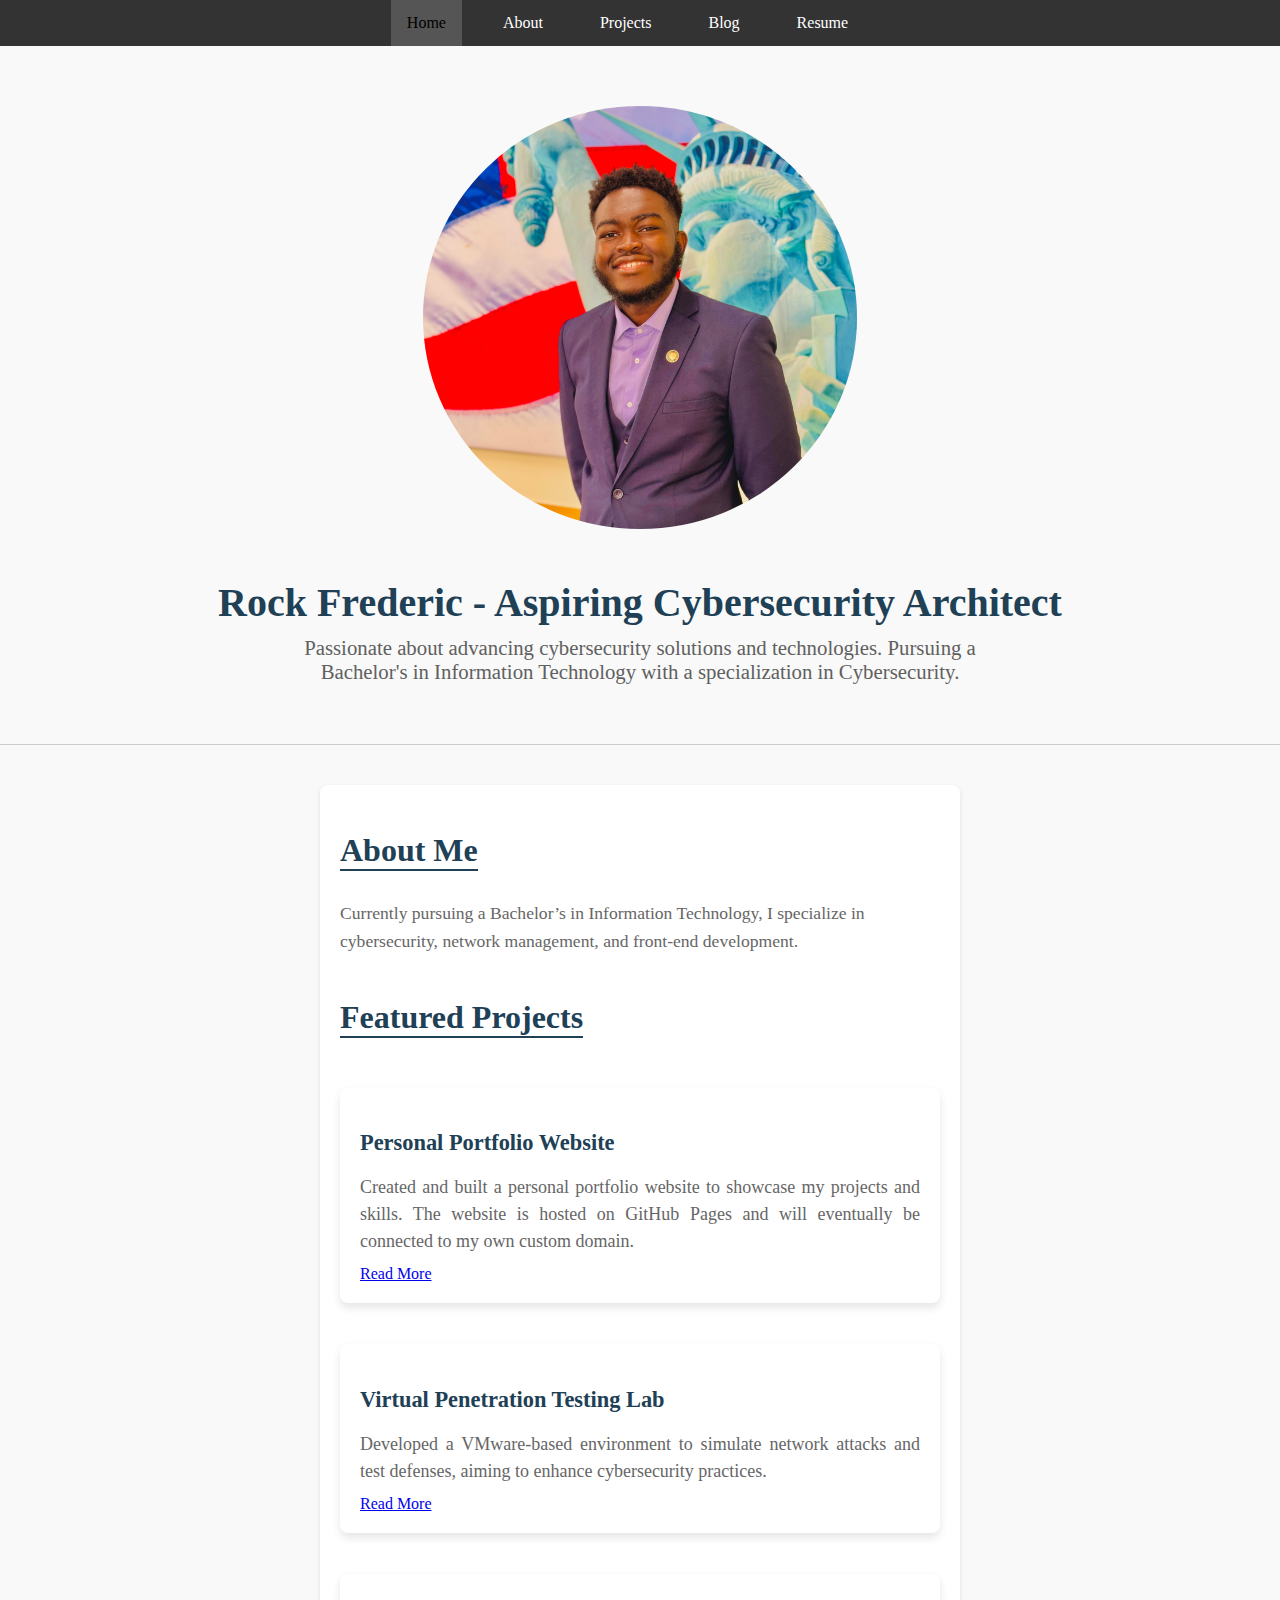
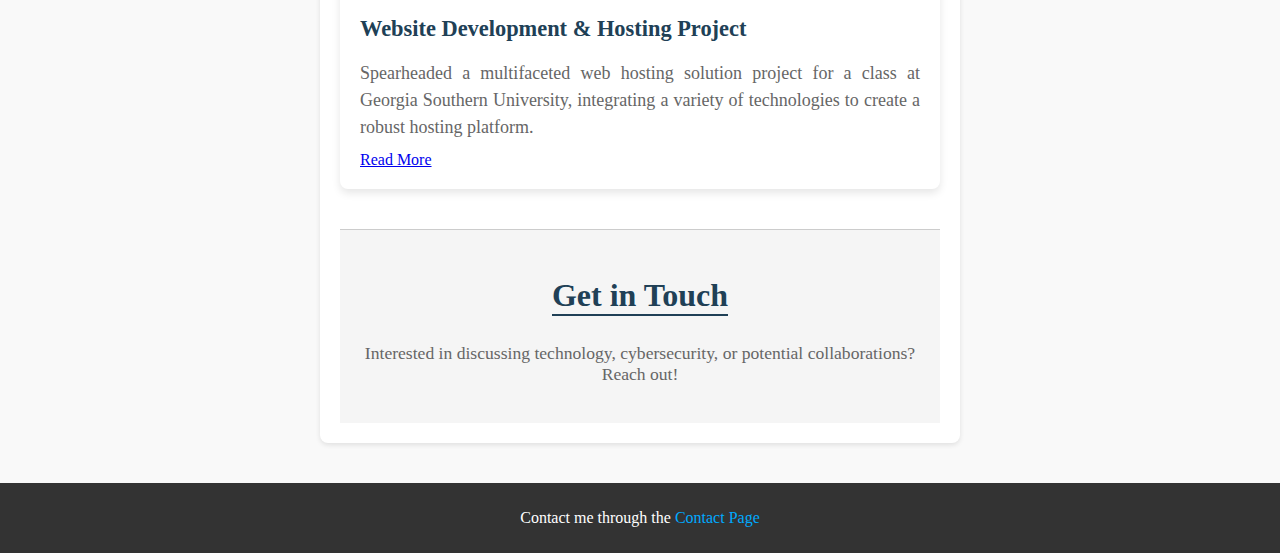
<file: index.html>
<!DOCTYPE html>
<html lang="en">

<head>
  <meta charset="UTF-8" />
  <meta name="viewport" content="width=device-width, initial-scale=1.0" />
  <link rel="stylesheet" href="css/styles.css" />
  <title>Rock Frederic - Portfolio</title>
</head>

<body>
  <header>
    <nav>
      <ul>
          <li><a href="index.html" class="active">Home</a></li>
          <li><a href="about.html">About</a></li>
          <li><a href="projects.html">Projects</a></li>
          <li><a href="blog.html">Blog</a></li>
          <li><a href="resume.html">Resume</a></li>
      </ul>
  </nav>
  </header>

 
    <section class="hero">
      <img src="images/Profile.jpg" alt="Rock Frederic" class="profile-pic" />
      <h1>Rock Frederic - Aspiring Cybersecurity Architect</h1>
      <p>Passionate about advancing cybersecurity solutions and technologies. Pursuing a Bachelor's in Information
        Technology with a specialization in Cybersecurity.</p>
    </section>

    <div class="container">
      <section id="about">
        <h2>About Me</h2>
        <p>Currently pursuing a Bachelor’s in Information Technology, I specialize in cybersecurity, network management,
          and front-end development.</p>
      </section>

      <section id="projects">
        <h2>Featured Projects</h2>

        <div class="project">
          <h3>Personal Portfolio Website</h3>
          <p>Created and built a personal portfolio website to showcase my projects and skills. The website is hosted on GitHub Pages and will eventually be connected to my own custom domain.</p>
          <a href="projects.html">Read More</a>
        </div>

        <div class="project">
          <h3>Virtual Penetration Testing Lab</h3>
          <p>Developed a VMware-based environment to simulate network attacks and test defenses, aiming to enhance cybersecurity practices.</p>
          <a href="projects.html">Read More</a>
        </div>

        <div class="project">
          <h3>Website Development & Hosting Project</h3>
          <p>Spearheaded a multifaceted web hosting solution project for a class at Georgia Southern University, integrating a variety of technologies to create a robust hosting platform.</p>
          <a href="projects.html">Read More</a>
        </div>
      </section>

      <section id="contact">
        <h2>Get in Touch</h2>
        <p>Interested in discussing technology, cybersecurity, or potential collaborations? Reach out!</p>
      </section>
    </div>


  <footer>
    <p>Contact me through the <a href="contact.html">Contact Page</a></p>
  </footer>
</body>

</html>
</file>
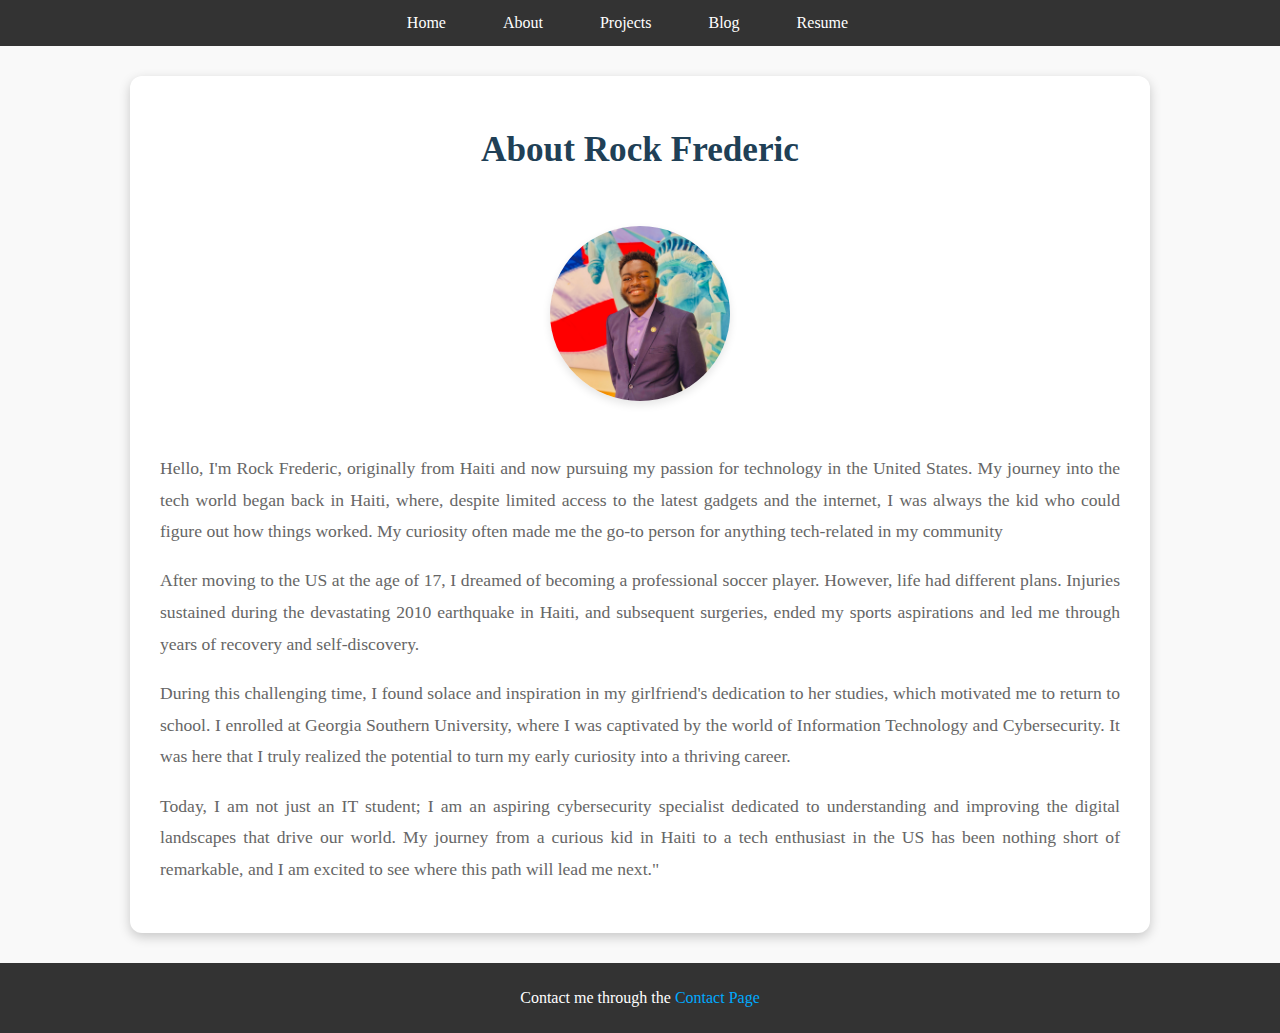
<file: about.html>
<!DOCTYPE html>
<html lang="en">

<head>
    <meta charset="UTF-8" />
    <meta name="viewport" content="width=device-width, initial-scale=1.0" />
    <link rel="stylesheet" href="css/styles.css">
    <title>About Rock Frederic</title>
</head>

<body>
    <header>
        <nav>
            <ul>
                <li><a href="index.html">Home</a></li>
                <li><a href="about.html">About</a></li>
                <li><a href="projects.html">Projects</a></li>
                <li><a href="blog.html">Blog</a></li>
                <li><a href="resume.html">Resume</a></li>
            </ul>
        </nav>
        <div class="content.wrap">
    </header>
<main>
    <section class="about-me">
        <h1>About Rock Frederic</h1>
        <img src="images/Profile.jpg" alt="Rock Frederic" class="profile-img" />
        <p>
            Hello, I'm Rock Frederic, originally from Haiti and now pursuing my
            passion for technology in the United States. My journey into the tech
            world began back in Haiti, where, despite limited access to the latest
            gadgets and the internet, I was always the kid who could figure out how
            things worked. My curiosity often made me the go-to person for anything
            tech-related in my community
        </p>
        <p>
            After moving to the US at the age of 17, I dreamed of becoming a
            professional soccer player. However, life had different plans. Injuries
            sustained during the devastating 2010 earthquake in Haiti, and
            subsequent surgeries, ended my sports aspirations and led me through
            years of recovery and self-discovery.
        </p>
        <p>
            During this challenging time, I found solace and inspiration in my
            girlfriend's dedication to her studies, which motivated me to return to
            school. I enrolled at Georgia Southern University, where I was
            captivated by the world of Information Technology and Cybersecurity. It
            was here that I truly realized the potential to turn my early curiosity
            into a thriving career.
        </p>
        <p>
            Today, I am not just an IT student; I am an aspiring cybersecurity
            specialist dedicated to understanding and improving the digital
            landscapes that drive our world. My journey from a curious kid in Haiti
            to a tech enthusiast in the US has been nothing short of remarkable, and
            I am excited to see where this path will lead me next."
        </p>
    </section>
    </div>
</main>
    <footer>
        <p>Contact me through the <a href="contact.html">Contact Page</a></p>
    </footer>
</body>

</html>
</file>
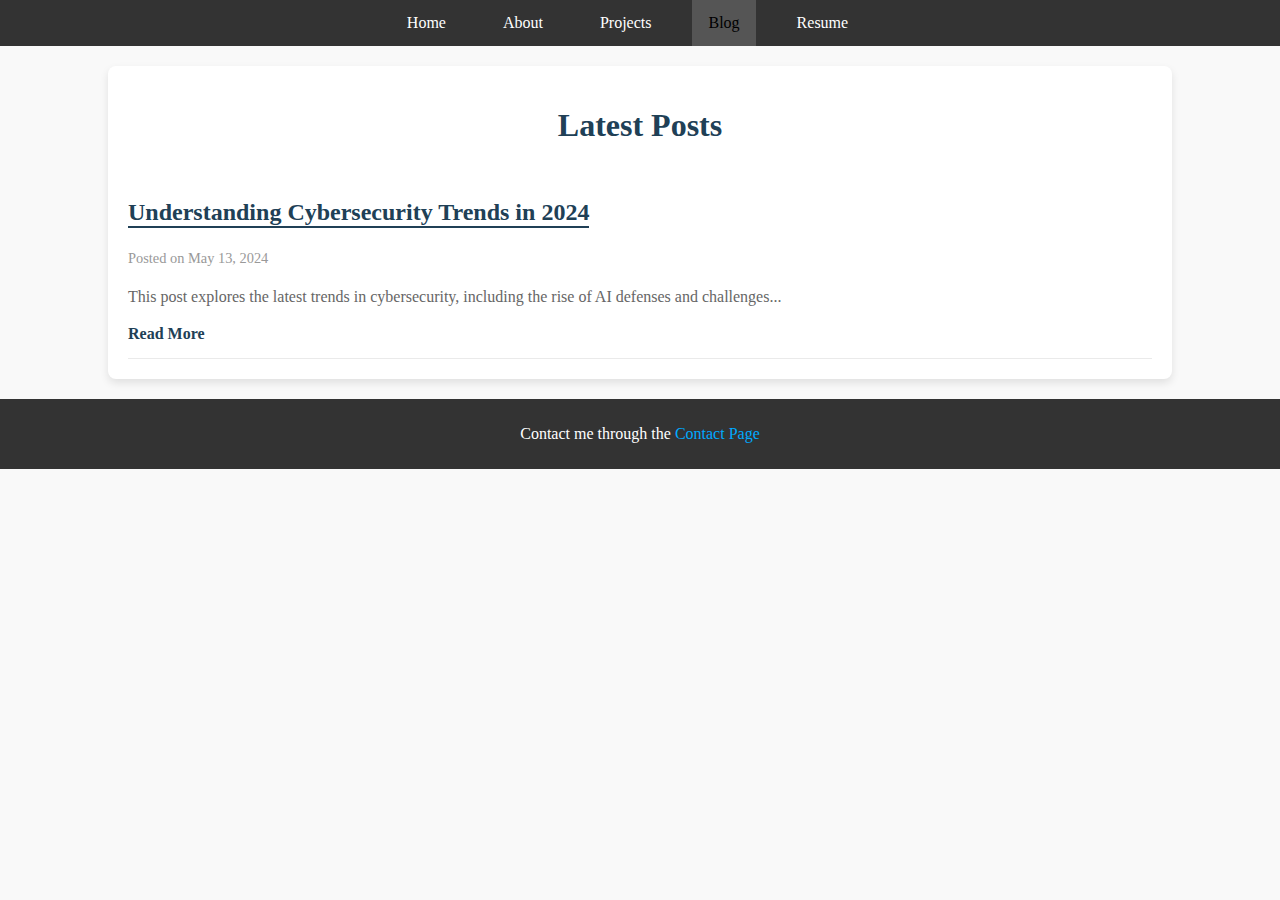
<file: blog.html>
<!DOCTYPE html>
<html lang="en">

<head>
    <meta charset="UTF-8">
    <meta name="viewport" content="width=device-width, initial-scale=1.0">
    <link rel="stylesheet" href="css/styles.css">
    <title>Blog - Rock Frederic</title>
</head>

<body>
    <header>
        <nav>
            <ul>
                <li><a href="index.html">Home</a></li>
                <li><a href="about.html">About</a></li>
                <li><a href="projects.html">Projects</a></li>
                <li><a href="blog.html" class="active">Blog</a></li>
                <li><a href="resume.html">Resume</a></li>
            </ul>
        </nav>
    </header>

    <main>
        <section class="blog">
            <h1>Latest Posts</h1>
            <!-- Blog Post 1 -->
            <article class="post">
                <h2>Understanding Cybersecurity Trends in 2024</h2>
                <p class="post-date">Posted on May 13, 2024</p>
                <p>This post explores the latest trends in cybersecurity, including the rise of AI defenses and
                    challenges...</p>
                <a href="Blogs/May13_blog.html">Read More</a>
            </article>
            <!-- 
            <article class="post">
                <h2>The Evolution of Network Security</h2>
                <p class="post-date">Posted on February 10, 2024</p>
                <p>An in-depth look at how network security has evolved over the past decade, focusing on technological advances...</p>
                <a href="#">Read More</a>
            </article>
             -->
        </section>
    </main>

    <footer>
        <p>Contact me through the <a href="contact.html">Contact Page</a></p>
    </footer>
</body>

</html>
</file>
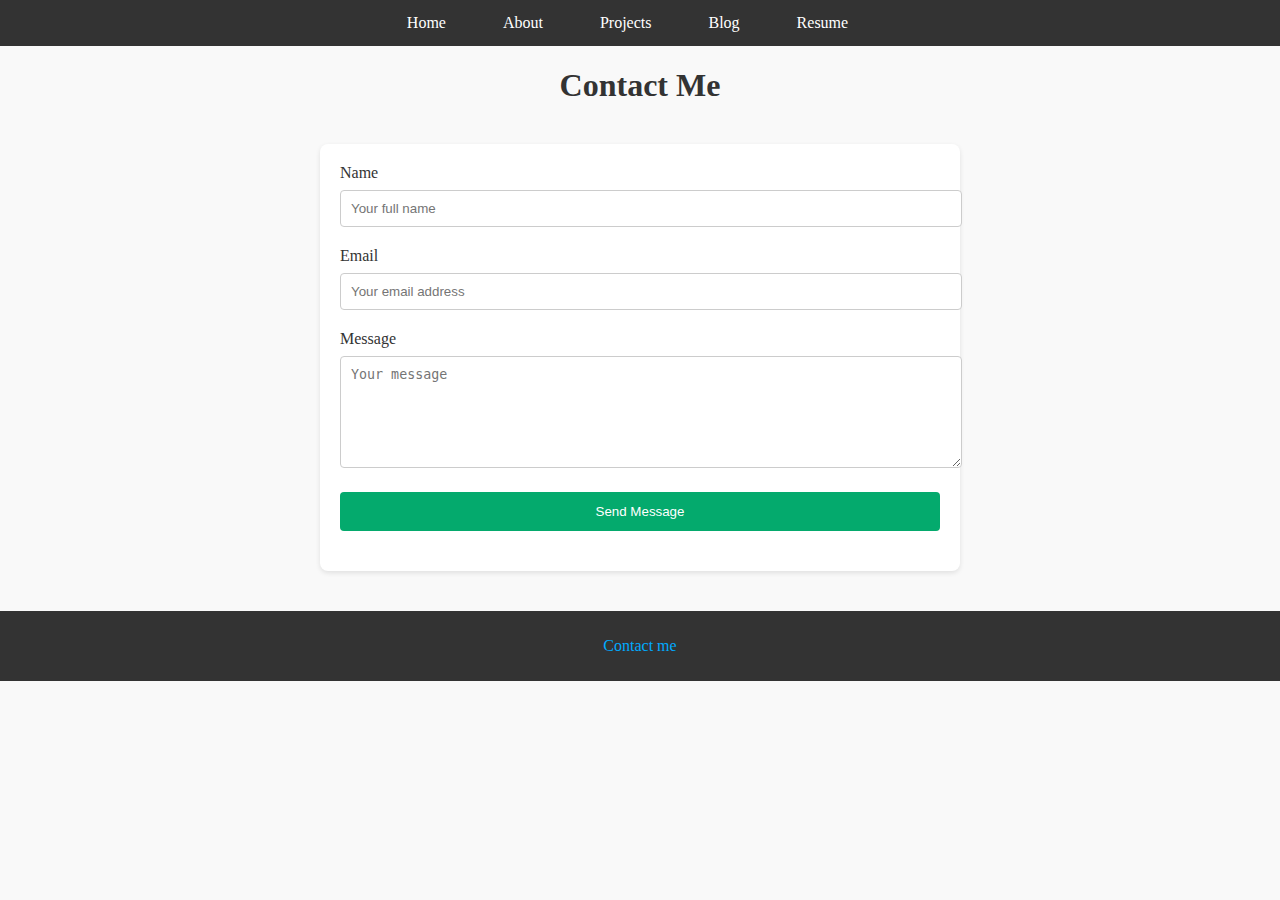
<file: contact.html>
<!DOCTYPE html>
<html lang="en">
  <head>
    <meta charset="UTF-8" />
    <meta name="viewport" content="width=device-width, initial-scale=1.0" />
    <link rel="stylesheet" href="css/styles.css" />
    <title>Contact Rock Frederic</title>
  </head>
  <body>
    <header>
      <nav>
        <ul>
            <li><a href="index.html">Home</a></li>
            <li><a href="about.html">About</a></li>
            <li><a href="projects.html">Projects</a></li>
            <li><a href="blog.html">Blog</a></li>
            <li><a href="resume.html">Resume</a></li>
        </ul>
    </nav>
    </header>

    <main>
      <h1>Contact Me</h1>
      <div class="container">
        <form action="https://formspree.io/f/xkndyzjp" method="POST">
          <div class="form-group">
            <label for="name">Name</label>
            <input
              type="text"
              id="name"
              name="name"
              required
              placeholder="Your full name"
            />
          </div>
          <div class="form-group">
            <label for="email">Email</label>
            <input
              type="email"
              id="email"
              name="email"
              required
              placeholder="Your email address"
            />
          </div>
          <div class="form-group">
            <label for="message">Message</label>
            <textarea
              id="message"
              name="message"
              required
              placeholder="Your message"
              rows="6"
            ></textarea>
          </div>
          <div class="form-group">
            <button type="submit">Send Message</button>
          </div>
        </form>
      </div>
    </main>

    <footer>
      <p><a href="contact.html"> Contact me </a></p>
    </footer>
  </body>
</html>
</file>
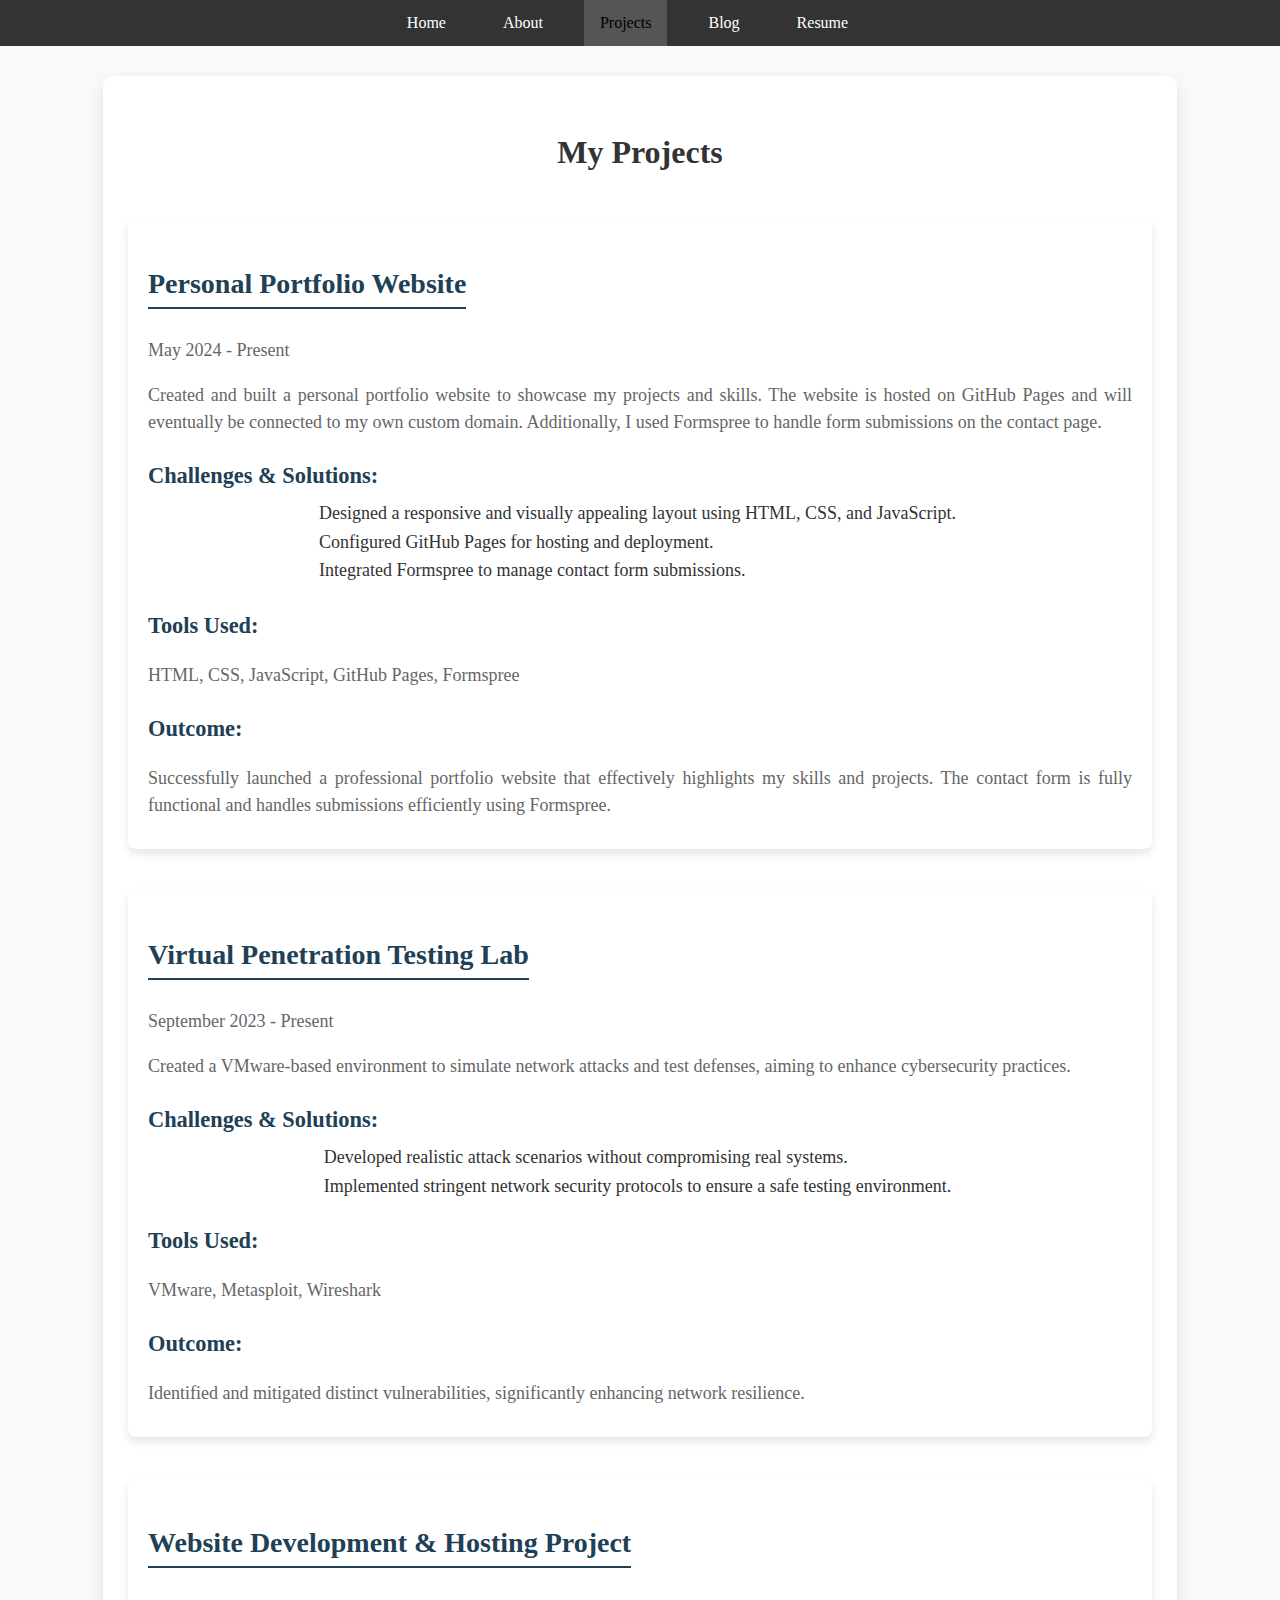
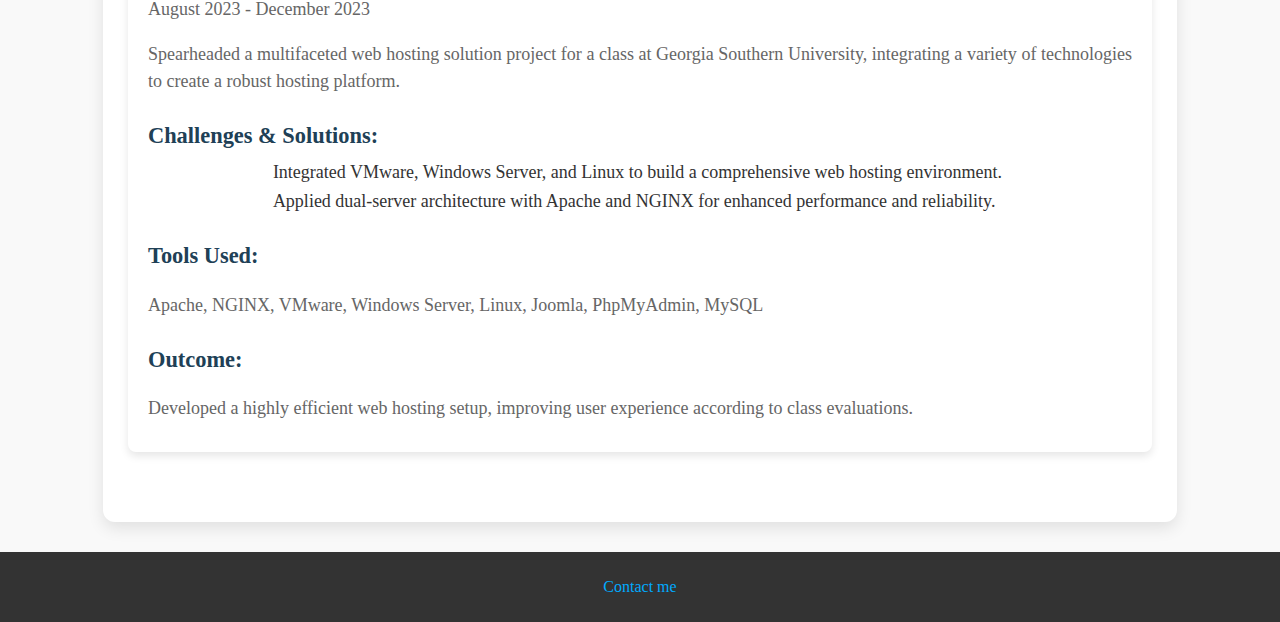
<file: projects.html>
<!DOCTYPE html>
<html lang="en">

<head>
    <meta charset="UTF-8" />
    <meta name="viewport" content="width=device-width, initial-scale=1.0" />
    <link rel="stylesheet" href="css/styles.css" />
    <title>Projects - Rock Frederic</title>
</head>

<body>
    <header>
        <nav>
            <ul>
                <li><a href="index.html">Home</a></li>
                <li><a href="about.html">About</a></li>
                <li><a href="projects.html" class="active">Projects</a></li>
                <li><a href="blog.html">Blog</a></li>
                <li><a href="resume.html">Resume</a></li>
            </ul>
        </nav>
    </header>

    <main>
        <section class="projects">
            <h1>My Projects</h1>

            <div class="project">
                <h2>Personal Portfolio Website</h2>
                <p class="duration">May 2024 - Present</p>
                <p>
                    Created and built a personal portfolio website to showcase my projects and skills. The website is hosted on GitHub Pages and will eventually be connected to my own custom domain. Additionally, I used Formspree to handle form submissions on the contact page.
                </p>
                <h3>Challenges & Solutions:</h3>
                <ul>
                    <li>
                        Designed a responsive and visually appealing layout using HTML, CSS, and JavaScript.<br>
                        Configured GitHub Pages for hosting and deployment.<br>
                        Integrated Formspree to manage contact form submissions.
                    </li>
                </ul>
                <h3>Tools Used:</h3>
                <p>HTML, CSS, JavaScript, GitHub Pages, Formspree</p>
                <h3>Outcome:</h3>
                <p>
                    Successfully launched a professional portfolio website that effectively highlights my skills and projects. The contact form is fully functional and handles submissions efficiently using Formspree.
                </p>
            </div>

            <div class="project">
                <h2>Virtual Penetration Testing Lab</h2>
                <p class="duration">September 2023 - Present</p>
                <p>
                    Created a VMware-based environment to simulate network attacks and
                    test defenses, aiming to enhance cybersecurity practices.
                </p>
                <h3>Challenges & Solutions:</h3>
                <ul>
                    <li>
                        Developed realistic attack scenarios without compromising real
                        systems.<br>
                        Implemented stringent network security protocols to ensure a safe
                        testing environment.
                    </li>
                </ul>
                <h3>Tools Used:</h3>
                <p>VMware, Metasploit, Wireshark</p>
                <h3>Outcome:</h3>
                <p>
                    Identified and mitigated distinct vulnerabilities,
                    significantly enhancing network resilience.
                </p>
            </div>

            <div class="project">
                <h2>Website Development & Hosting Project</h2>
                <p class="duration">August 2023 - December 2023</p>
                <p>
                    Spearheaded a multifaceted web hosting solution project for a class
                    at Georgia Southern University, integrating a variety of
                    technologies to create a robust hosting platform.
                </p>
                <h3>Challenges & Solutions:</h3>
                <ul>
                    <li>
                        Integrated VMware, Windows Server, and Linux to build a
                        comprehensive web hosting environment.<br>
                        Applied dual-server architecture with Apache and NGINX for
                        enhanced performance and reliability.
                    </li>
                </ul>
                <h3>Tools Used:</h3>
                <p>
                    Apache, NGINX, VMware, Windows Server, Linux, Joomla, PhpMyAdmin,
                    MySQL
                </p>
                <h3>Outcome:</h3>
                <p>
                    Developed a highly efficient web hosting setup, improving user
                    experience according to class evaluations.
                </p>
            </div>
        </section>
    </main>

    <footer>
        <p><a href="contact.html">Contact me</a></p>
    </footer>
</body>

</html>
</file>
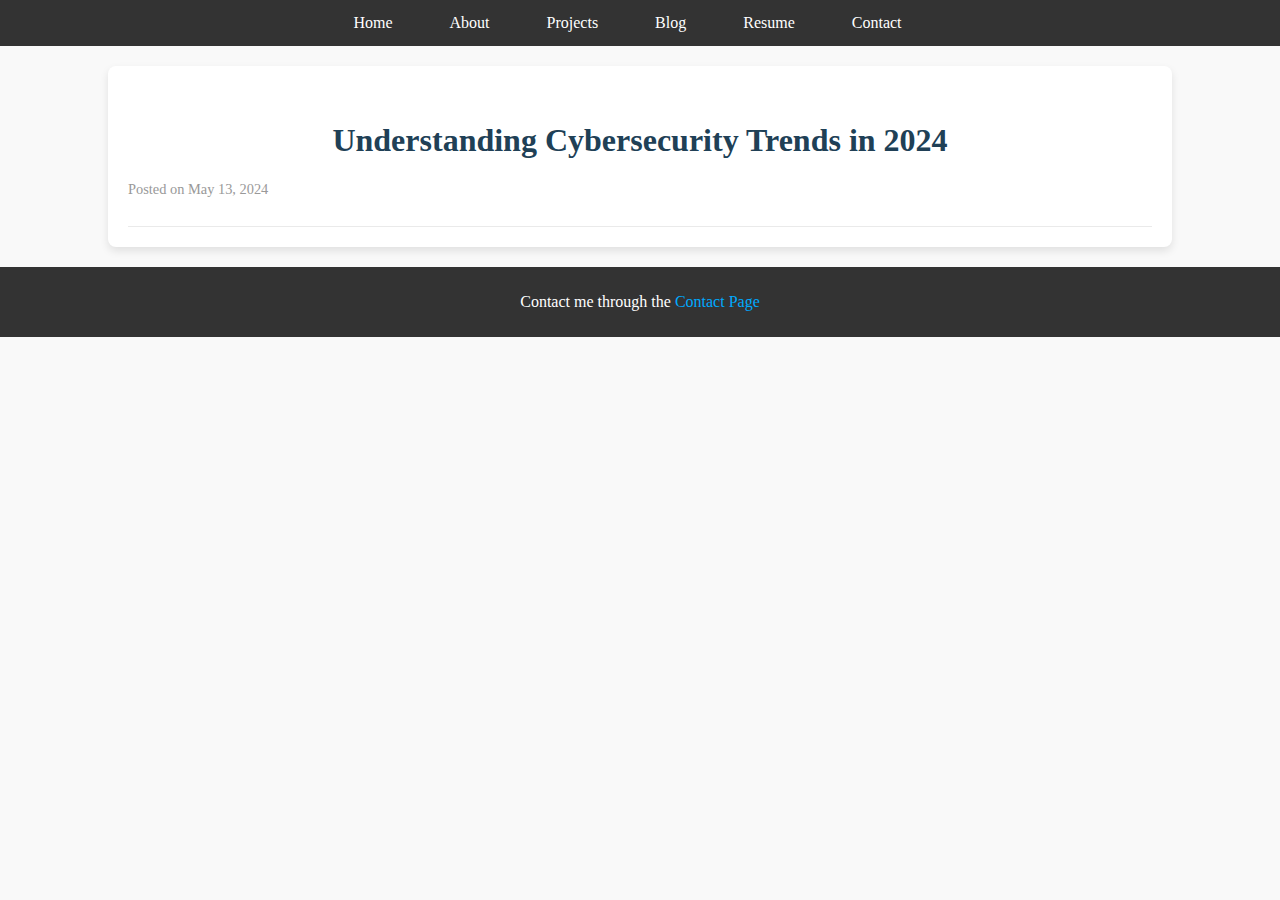
<file: Blogs/blog_1.html>
<!DOCTYPE html>
<html lang="en">

<head>
    <meta charset="UTF-8">
    <meta name="viewport" content="width=device-width, initial-scale=1.0">
    <link rel="stylesheet" href="../css/styles.css"> 
    <title>Understanding Cybersecurity Trends in 2024 - Rock Frederic</title>
</head>

<body>
    <header>
        <nav>
            <ul>
                <li><a href="../index.html">Home</a></li>
                <li><a href="../about.html">About</a></li>
                <li><a href="../projects.html">Projects</a></li>
                <li><a href="../blog.html">Blog</a></li>
                <li><a href="../resume.html">Resume</a></li>
                <li><a href="../contact.html">Contact</a></li>
            </ul>
        </nav>
    </header>

    <main class="blog"> 
        <article class="post">
            <h1>Understanding Cybersecurity Trends in 2024</h1>
            <p class="post-date">Posted on May 13, 2024</p>
            <section class="post-content">
         
            </section>
        </article>
    </main>

    <footer>
        <p>Contact me through the <a href="../contact.html">Contact Page</a></p>
    </footer>
</body>

</html>
</file>
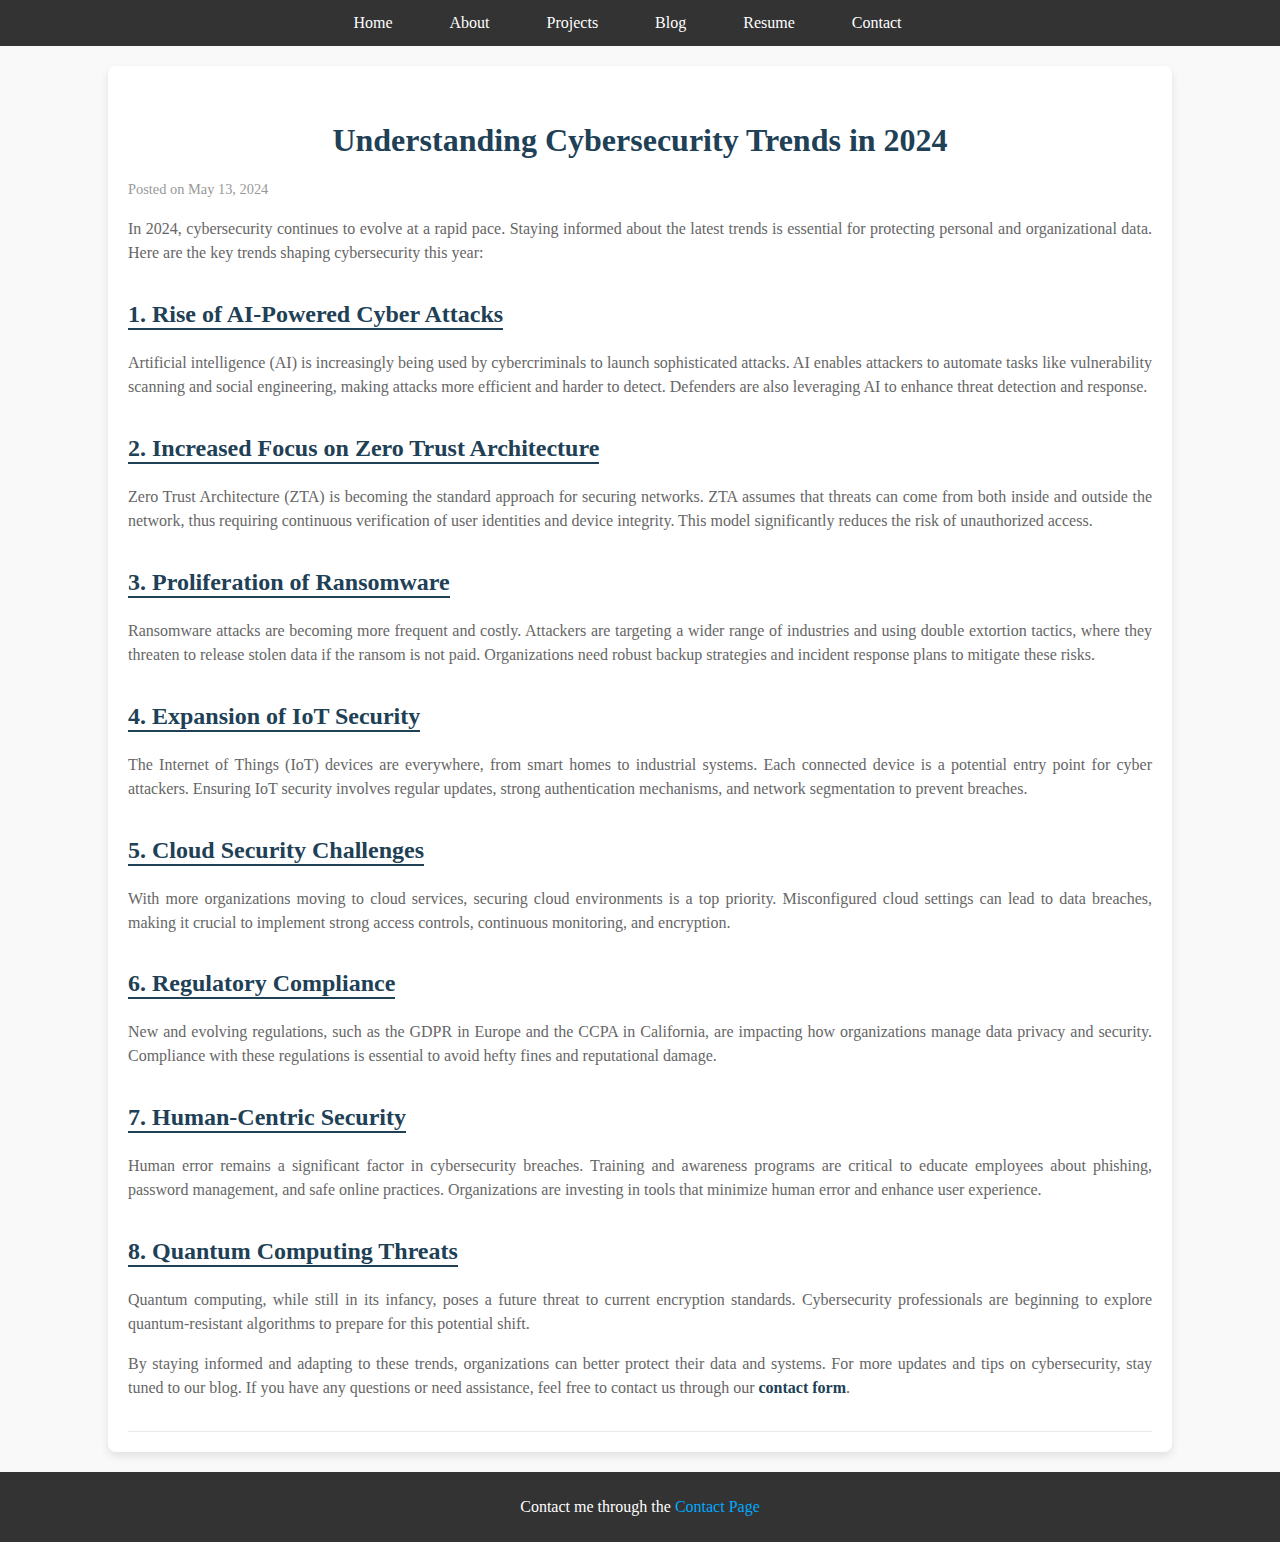
<file: Blogs/May13_blog.html>
<!DOCTYPE html>
<html lang="en">

<head>
    <meta charset="UTF-8">
    <meta name="viewport" content="width=device-width, initial-scale=1.0">
    <link rel="stylesheet" href="../css/styles.css"> <!-- Correct relative path -->
    <title>Understanding Cybersecurity Trends in 2024 - Rock Frederic</title>
</head>

<body>
    <header>
        <nav>
            <ul>
                <li><a href="../index.html">Home</a></li>
                <li><a href="../about.html">About</a></li>
                <li><a href="../projects.html">Projects</a></li>
                <li><a href="../blog.html">Blog</a></li>
                <li><a href="../resume.html">Resume</a></li>
                <li><a href="../contact.html">Contact</a></li>
            </ul>
        </nav>
    </header>

    <main class="blog"> <!-- Added the blog class here -->
        <article class="post">
            <h1>Understanding Cybersecurity Trends in 2024</h1>
            <p class="post-date">Posted on May 13, 2024</p>
            <section class="post-content">
                <p>In 2024, cybersecurity continues to evolve at a rapid pace. Staying informed about the latest trends is essential for protecting personal and organizational data. Here are the key trends shaping cybersecurity this year:</p>

                <h2>1. Rise of AI-Powered Cyber Attacks</h2>
                <p>Artificial intelligence (AI) is increasingly being used by cybercriminals to launch sophisticated attacks. AI enables attackers to automate tasks like vulnerability scanning and social engineering, making attacks more efficient and harder to detect. Defenders are also leveraging AI to enhance threat detection and response.</p>

                <h2>2. Increased Focus on Zero Trust Architecture</h2>
                <p>Zero Trust Architecture (ZTA) is becoming the standard approach for securing networks. ZTA assumes that threats can come from both inside and outside the network, thus requiring continuous verification of user identities and device integrity. This model significantly reduces the risk of unauthorized access.</p>

                <h2>3. Proliferation of Ransomware</h2>
                <p>Ransomware attacks are becoming more frequent and costly. Attackers are targeting a wider range of industries and using double extortion tactics, where they threaten to release stolen data if the ransom is not paid. Organizations need robust backup strategies and incident response plans to mitigate these risks.</p>

                <h2>4. Expansion of IoT Security</h2>
                <p>The Internet of Things (IoT) devices are everywhere, from smart homes to industrial systems. Each connected device is a potential entry point for cyber attackers. Ensuring IoT security involves regular updates, strong authentication mechanisms, and network segmentation to prevent breaches.</p>

                <h2>5. Cloud Security Challenges</h2>
                <p>With more organizations moving to cloud services, securing cloud environments is a top priority. Misconfigured cloud settings can lead to data breaches, making it crucial to implement strong access controls, continuous monitoring, and encryption.</p>

                <h2>6. Regulatory Compliance</h2>
                <p>New and evolving regulations, such as the GDPR in Europe and the CCPA in California, are impacting how organizations manage data privacy and security. Compliance with these regulations is essential to avoid hefty fines and reputational damage.</p>

                <h2>7. Human-Centric Security</h2>
                <p>Human error remains a significant factor in cybersecurity breaches. Training and awareness programs are critical to educate employees about phishing, password management, and safe online practices. Organizations are investing in tools that minimize human error and enhance user experience.</p>

                <h2>8. Quantum Computing Threats</h2>
                <p>Quantum computing, while still in its infancy, poses a future threat to current encryption standards. Cybersecurity professionals are beginning to explore quantum-resistant algorithms to prepare for this potential shift.</p>

                <p>By staying informed and adapting to these trends, organizations can better protect their data and systems. For more updates and tips on cybersecurity, stay tuned to our blog. If you have any questions or need assistance, feel free to contact us through our <a href="../contact.html">contact form</a>.</p>
            </section>
        </article>
    </main>

    <footer>
        <p>Contact me through the <a href="../contact.html">Contact Page</a></p>
    </footer>
</body>

</html>
</file>
<file: css/styles.css>
/* Base Styles */
body {
    font-family: 'Times New Roman', serif;
    margin: 0;
    padding: 0;
    color: #333;
    background-color: #f9f9f9;
  }
  
  h1 {
    text-align: center;
  }
  
  /* Navigation Bar */
  header, nav {
    background-color: #333;
  }
  
  ul {
    list-style-type: none;
    margin: 0;
    padding: 0;
    display: flex;
    justify-content: center;
    overflow: hidden;
  }
  
  li {
    display: inline-block;
    margin-right: 25px;
  }
  
  li a {
    display: block;
    color: white;
    padding: 14px 16px;
    text-decoration: none;
  }
  
  li a:hover, li a.active {
    background-color: #555;
    color: black;
  }
  
  /* Home Page Styles */
  .hero {
    background-color: #00000000;
    text-align: center;
    padding: 60px 20px;
    border-bottom: 1px solid #ccc;
  }
  
  .hero img {
    width: 35%;
    height: auto;
    border-radius: 50%;
    margin-bottom: 20px;
  }
  
  .hero h1 {
    color: #204056;
    margin-bottom: 10px;
    font-size: 2.5rem;
  }
  
  .hero p {
    color: #606060;
    max-width: 700px;
    margin: 0 auto;
    font-size: 1.3rem;
  }
  
  .container {
    width: 80%;
    margin: auto;
    padding: 20px 0;
  }
  
  h2 {
    color: #204056;
    font-size: 2rem;
    border-bottom: 2px solid #204056;
    display: inline-block;
    margin-bottom: 10px;
  }
  
  #about p {
    color: #666;
    font-size: 1.1rem;
    line-height: 1.6;
  }
  
  .project {
    margin-bottom: 20px;
    padding: 15px;
    background: #fff;
    border-radius: 8px;
    box-shadow: 0 4px 8px rgba(0, 0, 0, 0.1);
  }
  
  .project h3 {
    color: #204056;
    margin-bottom: 5px;
    font-size: 1.4rem;
  }
  
  .project p {
    color: #666;
    font-size: 1rem;
    line-height: 1.5;
    text-align: justify;
  }
  
  #contact {
    background-color: #f5f5f5;
    padding: 20px;
    text-align: center;
    border-top: 1px solid #ccc;
  }
  
  #contact h2 {
    color: #204056;
  }
  
  #contact p {
    color: #666;
    font-size: 1.1rem;
  }
  
  /* About Page Styles */
  .about-me {
    width: 75%;
    margin: 30px auto;
    padding: 30px;
    background-color: white;
    text-align: center;
    border-radius: 12px;
    box-shadow: 0 4px 12px rgba(0, 0, 0, 0.2);
  }
  
  .about-me img {
    width: 180px;
    height: auto;
    border-radius: 50%;
    margin: 30px 0;
    box-shadow: 0 4px 8px rgba(0, 0, 0, 0.1);
  }
  
  .about-me h1 {
    margin-bottom: 0.75em;
    color: #204056;
    font-size: 2.2rem;
  }
  
  .about-me p {
    font-size: 1.1em;
    color: #666;
    line-height: 1.8;
    margin-bottom: 1em;
    text-align: justify;
  }
  
  /* Projects Page Styles */
  .projects {
    padding: 30px 25px;
    width: 80%;
    margin: 30px auto;
    background: white;
    border-radius: 12px;
    box-shadow: 0 6px 16px rgba(0, 0, 0, 0.1);
    line-height: 1.6;
  }
  
  .project {
    margin: 40px 0;
    padding: 20px;
    border-bottom: 1px solid #eaeaea;
  }
  
  .project:last-child {
    border-bottom: none;
  }
  
  .project h2 {
    font-size: 28px;
    color: #204056;
    margin-bottom: 10px;
  }
  
  .project p, .project ul {
    font-size: 18px;
    margin-bottom: 10px;
    text-align: justify;
  }
  
  .project ul {
    list-style-type: disc;
    margin-left: 20px;
  }

/* Blog Page Styles */
.blog {
    width: 80%;
    margin: 20px auto;
    padding: 20px;
    background: #fff;
    border-radius: 8px;
    box-shadow: 0 4px 8px rgba(0, 0, 0, 0.1);
  }
  
  .blog h1 {
    color: #204056;
    text-align: center;
    margin-bottom: 20px;
  }
  
  .post {
    border-bottom: 1px solid #eaeaea;
    padding: 15px 0;
  }
  
  .post h2 {
    color: #204056;
    margin-bottom: 5px;
    font-size: 1.5rem;
  }
  
  .post .post-date {
    color: #999;
    font-size: 0.9rem;
    margin-bottom: 10px;
  }
  
  .post p {
    color: #666;
    font-size: 1rem;
    line-height: 1.5;
    text-align: justify;
  }
  
  .post a {
    color: #204056;
    text-decoration: none;
    font-weight: bold;
  }
  
  .post a:hover {
    text-decoration: underline;
  }
  
  /* Footer */
  footer {
    background-color: #333;
    color: white;
    text-align: center;
    padding: 10px 0;
  }
  
  footer a {
    color: #0af;
    text-decoration: none;
    transition: color 0.3s;
  }
  
  footer a:hover {
    color: #08c;
  }
  
  
  /* Contact Page Styles */
  .main {
    padding: 20px;
    width: 80%;
    margin: 20px auto;
    background: white;
    border-radius: 8px;
    box-shadow: 0 4px 8px rgba(0, 0, 0, 0.1);
    line-height: 1.6;
  }
  
  .container {
    background-color: #fff;
    max-width: 600px;
    margin: 40px auto;
    padding: 20px;
    box-shadow: 0 2px 5px rgba(0,0,0,0.1);
    border-radius: 8px;
  }
  
  .form-group {
    margin-bottom: 20px;
  }
  
  label {
    display: block;
    margin-bottom: 8px;
  }
  
  input[type=text], input[type=email], textarea {
    width: 100%;
    padding: 10px;
    border: 1px solid #ccc;
    border-radius: 4px;
  }
  
  button {
    background-color: #04AA6D;
    color: white;
    padding: 12px 20px;
    border: none;
    border-radius: 4px;
    cursor: pointer;
    width: 100%;
  }
  
  button:hover {
    background-color: #45a049;
  }
  
  /* Footer */
  footer {
    background-color: #333;
    color: white;
    text-align: center;
    padding: 10px 0;
    position: relative;
    width: 100%;
  }
  
  footer a {
    color: #0af;
    text-decoration: none;
    transition: color 0.3s;
  }
  
  footer a:hover {
    color: #08c;
  }
  
  /* Media Queries for Responsive Adjustments */
  @media (max-width: 768px) {
    .hero {
      padding: 30px 15px;
    }
  
    .hero h1 {
      font-size: 2rem;
    }
  
    nav ul {
      flex-direction: column;
    }
  
    li a {
      padding: 10px;
    }
  
    .hero img {
      width: 100px;
    }
  
    .about-me {
      width: 90%;
      padding: 20px;
    }
  
    .about-me img {
      width: 140px;
    }
  
    .about-me h1 {
      font-size: 1.8rem;
    }
  
    .about-me p {
      font-size: 1em;
    }
  
    .projects {
      width: 95%;
    }
  
    .project h2 {
      font-size: 24px;
    }
  
    .project p {
      font-size: 16px;
    }
  
    .main .container {
      width: 90%;
      margin: 20px auto;
    }
  
    input[type=text], input[type=email], textarea, button {
      padding: 8px; 
    }
  }
  
  @media (max-width: 480px) {
    .container {
      width: 95%;
    }
  
    .projects {
      padding: 15px 10px;
    }
  
    .project {
      margin: 20px 0;
      padding: 15px;
    }
  
    .project h2 {
      font-size: 20px;
    }
  
    .project p {
      font-size: 14px;
    }
  }
</file>
